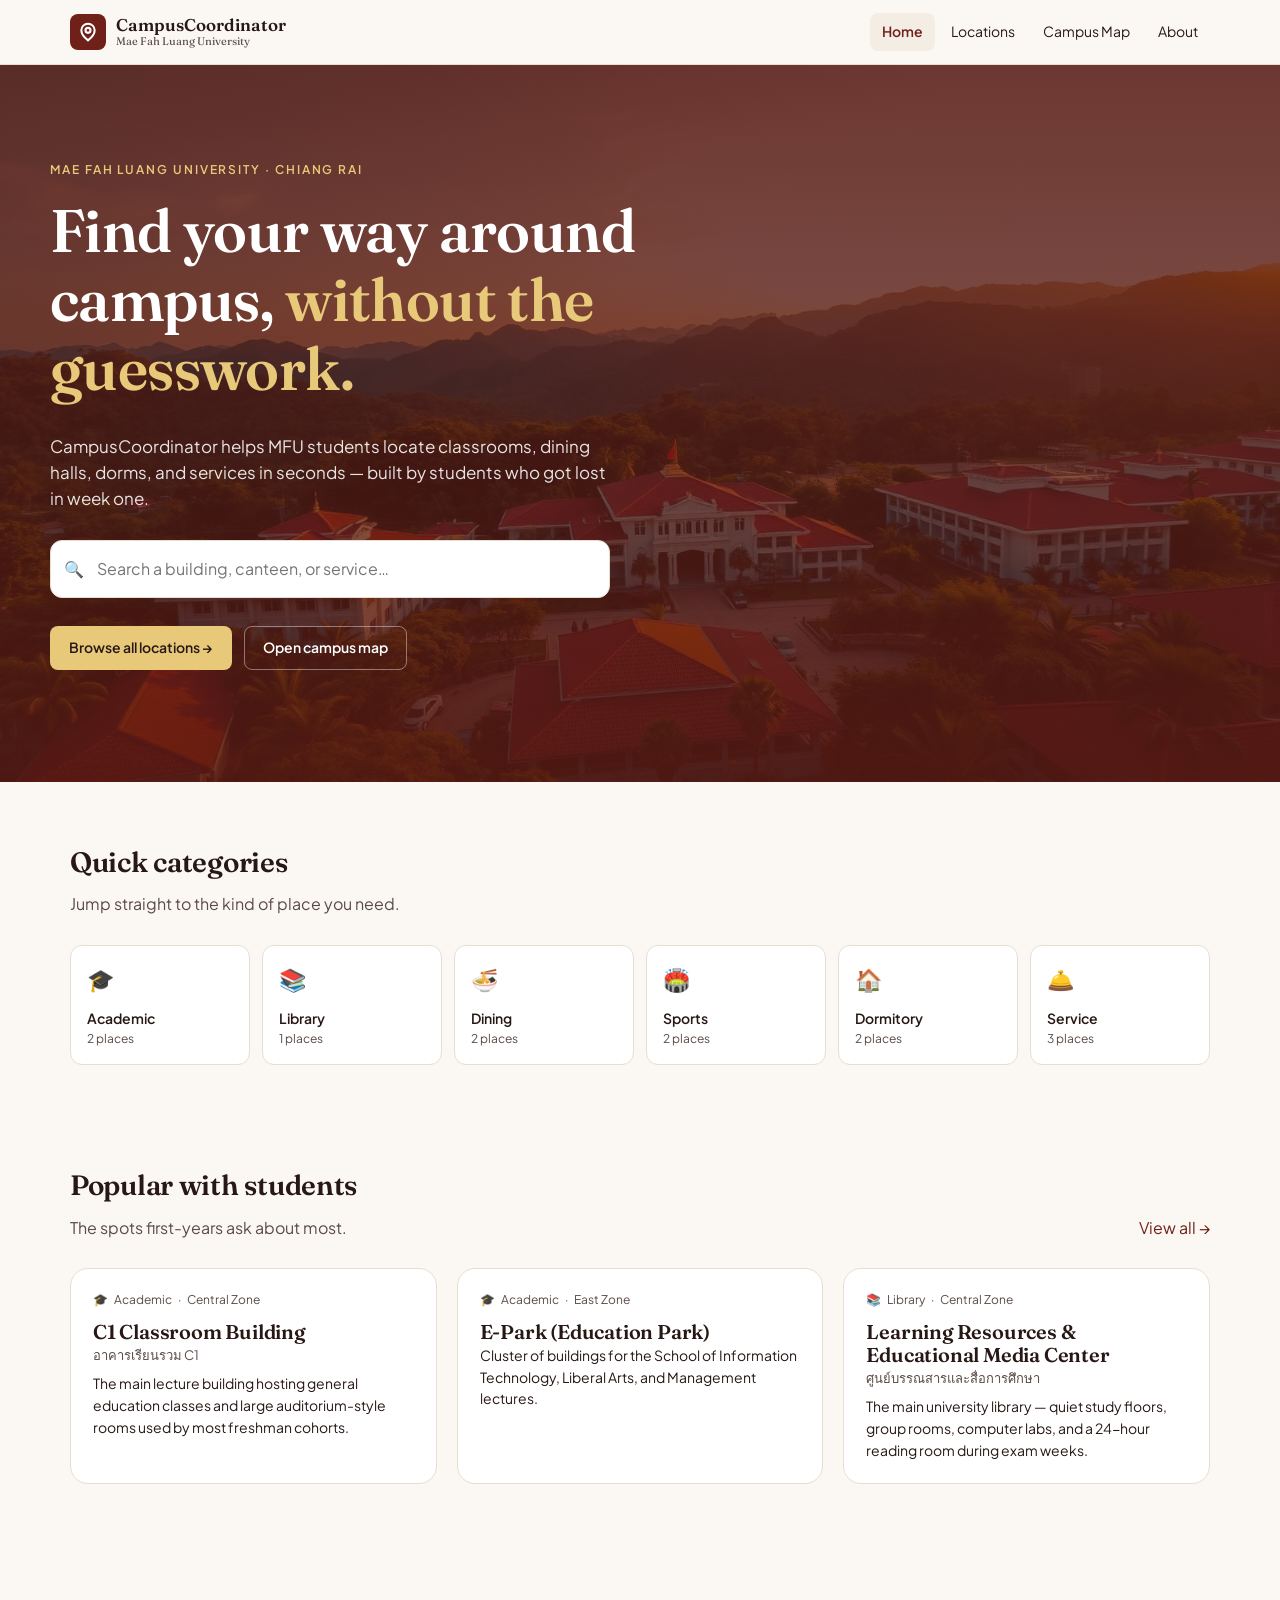
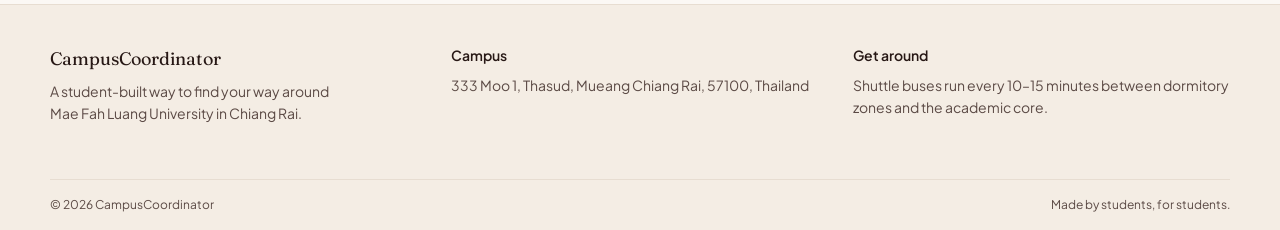
<file: index.html>
<!doctype html>
<html lang="en">
<head>
  <meta charset="utf-8" />
  <meta name="viewport" content="width=device-width, initial-scale=1" />
  <title>CampusCoordinator — Mae Fah Luang University Navigator</title>
  <meta name="description" content="Find your way around Mae Fah Luang University. Search buildings, canteens, dorms, libraries, and services across the Chiang Rai campus." />

  <link rel="preconnect" href="https://fonts.googleapis.com" />
  <link rel="preconnect" href="https://fonts.gstatic.com" crossorigin />
  <link rel="stylesheet"
        href="https://fonts.googleapis.com/css2?family=Fraunces:opsz,wght@9..144,500;9..144,600;9..144,700&family=Plus+Jakarta+Sans:wght@400;500;600;700&display=swap" />

  <link rel="stylesheet" href="css/base.css" />
  <link rel="stylesheet" href="css/layout.css" />
  <link rel="stylesheet" href="css/components.css" />
</head>
<body>

<!-- ============== Header ============== -->
<header class="site-header">
  <div class="container bar">
    <a class="brand" href="index.html">
      <span class="logo"><svg viewBox="0 0 24 24" fill="none" stroke="currentColor" stroke-width="2.5" stroke-linecap="round" stroke-linejoin="round"><path d="M20 10c0 6-8 12-8 12s-8-6-8-12a8 8 0 0 1 16 0Z"/><circle cx="12" cy="10" r="3"/></svg></span>
      <span class="title">
        CampusCoordinator
        <span class="subtitle">Mae Fah Luang University</span>
      </span>
    </a>

    <nav class="nav">
      <a href="index.html">Home</a>
      <a href="locations.html">Locations</a>
      <a href="map.html">Campus Map</a>
      <a href="about.html">About</a>
    </nav>

    <button class="menu-toggle" aria-label="Toggle navigation">☰</button>
  </div>
</header>

<!-- ============== Hero ============== -->
<section class="hero">
  <div class="bg">
    <img src="assets/campus-hero.jpg" alt="Aerial view of Mae Fah Luang University campus" />
  </div>
  <div class="veil"></div>
  <div class="container inner">
    <p class="eyebrow" style="color: var(--gold-300)">Mae Fah Luang University · Chiang Rai</p>
    <h1>
      Find your way around campus,
      <span class="accent">without the guesswork.</span>
    </h1>
    <p class="lead">
      CampusCoordinator helps MFU students locate classrooms, dining halls,
      dorms, and services in seconds — built by students who got lost in
      week one.
    </p>

    <div class="search" style="max-width: 560px; margin-top: 28px;">
      <span class="icon">🔍</span>
      <input id="hero-search" type="text"
             placeholder="Search a building, canteen, or service…"
             autocomplete="off" />
      <div id="hero-results" class="search-results" style="display:none"></div>
    </div>

    <div class="actions">
      <a class="btn btn-gold" href="locations.html">Browse all locations →</a>
      <a class="btn btn-ghost" href="map.html">Open campus map</a>
    </div>
  </div>
</section>

<!-- ============== Categories ============== -->
<section class="section">
  <div class="container">
    <div class="section-head">
      <div>
        <h2 style="font-size: 28px">Quick categories</h2>
        <p class="muted" style="margin:0">Jump straight to the kind of place you need.</p>
      </div>
    </div>
    <div id="category-grid" class="category-grid"></div>
  </div>
</section>

<!-- ============== Featured ============== -->
<section class="section-tight">
  <div class="container">
    <div class="section-head">
      <div>
        <h2 style="font-size: 28px">Popular with students</h2>
        <p class="muted" style="margin:0">The spots first-years ask about most.</p>
      </div>
      <a href="locations.html">View all →</a>
    </div>
    <div id="featured-cards" class="cards"></div>
  </div>
</section>

<!-- ============== Footer ============== -->
<footer class="site-footer">
  <div class="container cols">
    <div>
      <p style="font-family: var(--font-display); font-size: 18px; margin:0">CampusCoordinator</p>
      <p class="muted" style="margin-top: 8px; max-width: 280px">
        A student-built way to find your way around Mae Fah Luang University in Chiang Rai.
      </p>
    </div>
    <div>
      <p style="font-weight: 600; margin:0">Campus</p>
      <p class="muted" style="margin-top: 8px">333 Moo 1, Thasud, Mueang Chiang Rai, 57100, Thailand</p>
    </div>
    <div>
      <p style="font-weight: 600; margin:0">Get around</p>
      <p class="muted" style="margin-top: 8px">Shuttle buses run every 10–15 minutes between dormitory zones and the academic core.</p>
    </div>
  </div>
  <div class="container meta">
    <span>© <span id="year"></span> CampusCoordinator</span>
    <span>Made by students, for students.</span>
  </div>
</footer>

<script>document.getElementById("year").textContent = new Date().getFullYear();</script>
<script src="js/data.js"></script>
<script src="js/main.js"></script>
<script src="js/search.js"></script>
</body>
</html>
</file>
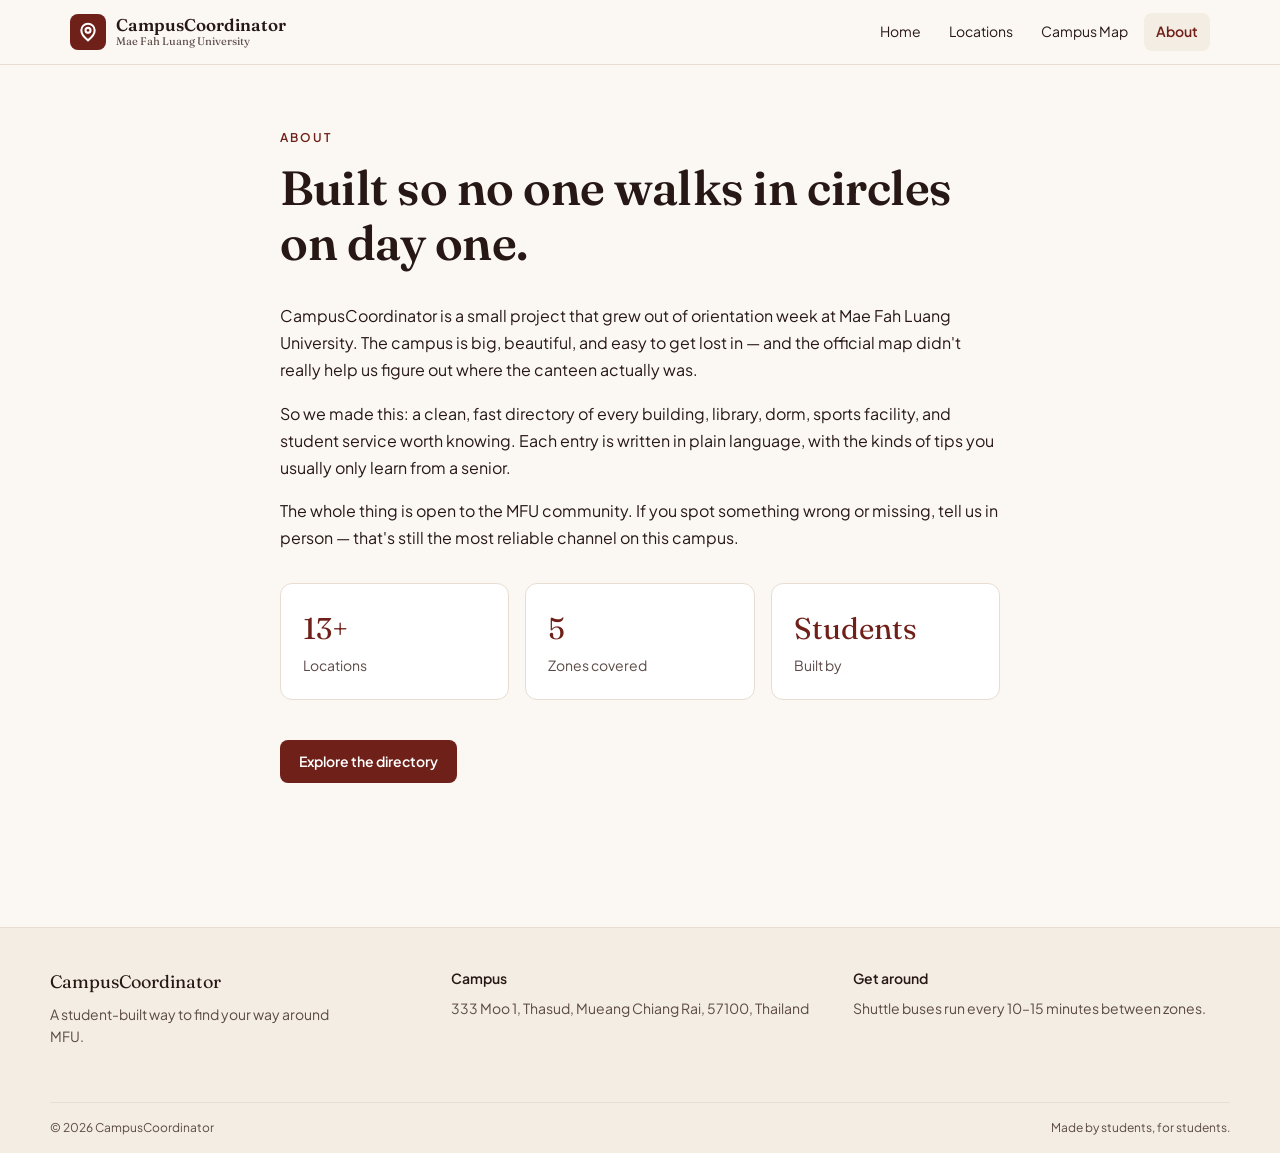
<file: about.html>
<!doctype html>
<html lang="en">
<head>
  <meta charset="utf-8" />
  <meta name="viewport" content="width=device-width, initial-scale=1" />
  <title>About — CampusCoordinator</title>
  <meta name="description" content="About CampusCoordinator — a student-built campus navigator for Mae Fah Luang University." />

  <link rel="preconnect" href="https://fonts.googleapis.com" />
  <link rel="preconnect" href="https://fonts.gstatic.com" crossorigin />
  <link rel="stylesheet"
        href="https://fonts.googleapis.com/css2?family=Fraunces:opsz,wght@9..144,500;9..144,600;9..144,700&family=Plus+Jakarta+Sans:wght@400;500;600;700&display=swap" />

  <link rel="stylesheet" href="css/base.css" />
  <link rel="stylesheet" href="css/layout.css" />
  <link rel="stylesheet" href="css/components.css" />
</head>
<body>

<header class="site-header">
  <div class="container bar">
    <a class="brand" href="index.html">
      <span class="logo"><svg viewBox="0 0 24 24" fill="none" stroke="currentColor" stroke-width="2.5" stroke-linecap="round" stroke-linejoin="round"><path d="M20 10c0 6-8 12-8 12s-8-6-8-12a8 8 0 0 1 16 0Z"/><circle cx="12" cy="10" r="3"/></svg></span>
      <span class="title">CampusCoordinator
        <span class="subtitle">Mae Fah Luang University</span>
      </span>
    </a>
    <nav class="nav">
      <a href="index.html">Home</a>
      <a href="locations.html">Locations</a>
      <a href="map.html">Campus Map</a>
      <a href="about.html">About</a>
    </nav>
    <button class="menu-toggle" aria-label="Toggle navigation">☰</button>
  </div>
</header>

<section class="section">
  <div class="container" style="max-width: 760px">
    <p class="eyebrow">About</p>
    <h1 style="font-size: clamp(1.75rem, 4.5vw, 3rem); margin-top: 8px">
      Built so no one walks in circles on day one.
    </h1>

    <div style="margin-top: 32px; line-height: 1.7">
      <p>
        CampusCoordinator is a small project that grew out of orientation week
        at Mae Fah Luang University. The campus is big, beautiful, and easy to
        get lost in — and the official map didn't really help us figure out
        where the canteen actually was.
      </p>
      <p>
        So we made this: a clean, fast directory of every building, library,
        dorm, sports facility, and student service worth knowing. Each entry is
        written in plain language, with the kinds of tips you usually only
        learn from a senior.
      </p>
      <p>
        The whole thing is open to the MFU community. If you spot something
        wrong or missing, tell us in person — that's still the most reliable
        channel on this campus.
      </p>
    </div>

    <div class="stats">
      <div class="stat"><div class="value">13+</div><div class="label">Locations</div></div>
      <div class="stat"><div class="value">5</div><div class="label">Zones covered</div></div>
      <div class="stat"><div class="value">Students</div><div class="label">Built by</div></div>
    </div>

    <div style="margin-top: 40px">
      <a class="btn btn-primary" href="locations.html">Explore the directory</a>
    </div>
  </div>
</section>

<footer class="site-footer">
  <div class="container cols">
    <div>
      <p style="font-family: var(--font-display); font-size: 18px; margin:0">CampusCoordinator</p>
      <p class="muted" style="margin-top: 8px; max-width: 280px">A student-built way to find your way around MFU.</p>
    </div>
    <div>
      <p style="font-weight: 600; margin:0">Campus</p>
      <p class="muted" style="margin-top: 8px">333 Moo 1, Thasud, Mueang Chiang Rai, 57100, Thailand</p>
    </div>
    <div>
      <p style="font-weight: 600; margin:0">Get around</p>
      <p class="muted" style="margin-top: 8px">Shuttle buses run every 10–15 minutes between zones.</p>
    </div>
  </div>
  <div class="container meta">
    <span>© <span id="year"></span> CampusCoordinator</span>
    <span>Made by students, for students.</span>
  </div>
</footer>

<script>document.getElementById("year").textContent = new Date().getFullYear();</script>
<script src="js/main.js"></script>
</body>
</html>
</file>
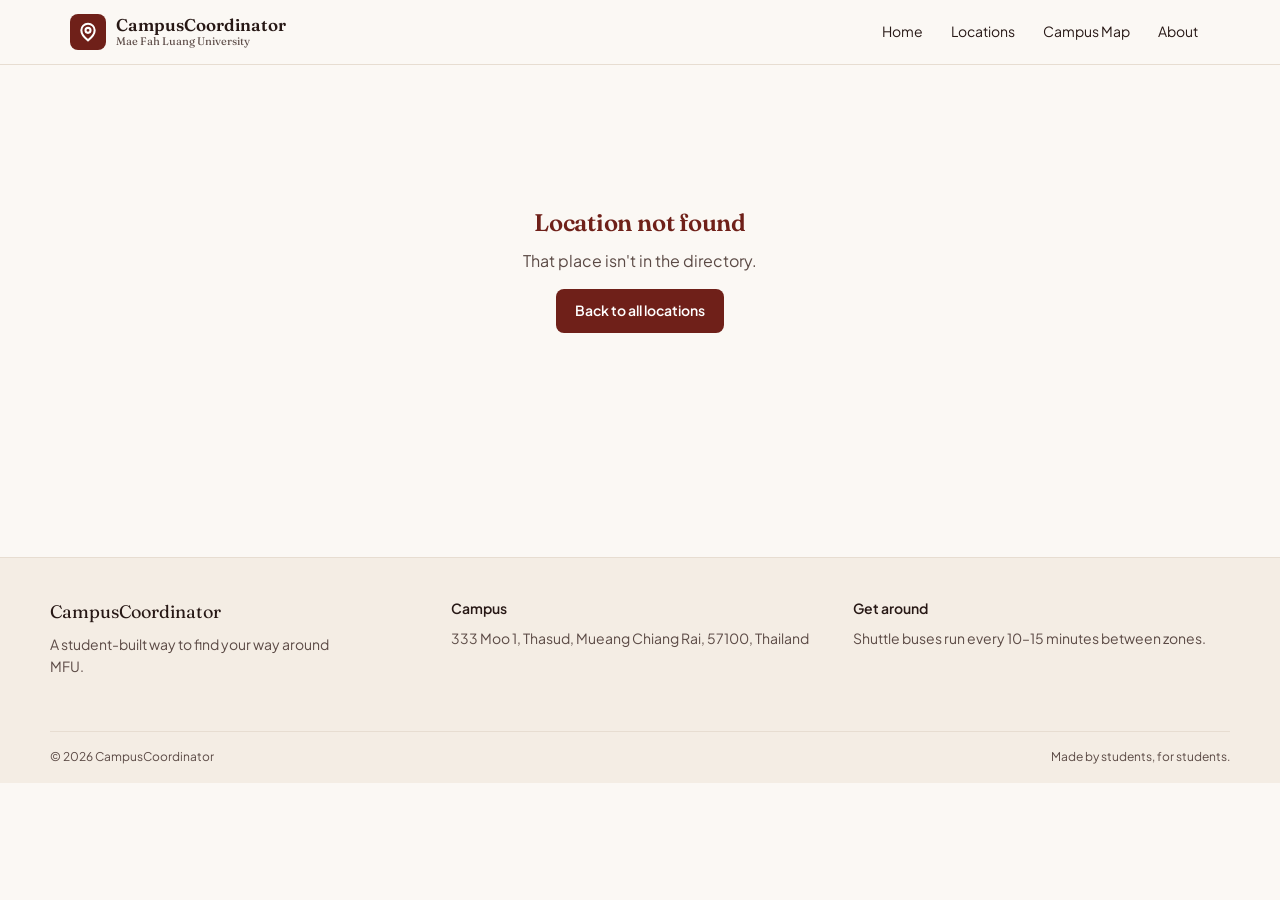
<file: location.html>
<!doctype html>
<html lang="en">
<head>
  <meta charset="utf-8" />
  <meta name="viewport" content="width=device-width, initial-scale=1" />
  <title>Location — CampusCoordinator</title>
  <meta name="description" content="Location details for a place on the Mae Fah Luang University campus." />

  <link rel="preconnect" href="https://fonts.googleapis.com" />
  <link rel="preconnect" href="https://fonts.gstatic.com" crossorigin />
  <link rel="stylesheet"
        href="https://fonts.googleapis.com/css2?family=Fraunces:opsz,wght@9..144,500;9..144,600;9..144,700&family=Plus+Jakarta+Sans:wght@400;500;600;700&display=swap" />

  <link rel="stylesheet" href="css/base.css" />
  <link rel="stylesheet" href="css/layout.css" />
  <link rel="stylesheet" href="css/components.css" />
</head>
<body>

<header class="site-header">
  <div class="container bar">
    <a class="brand" href="index.html">
      <span class="logo"><svg viewBox="0 0 24 24" fill="none" stroke="currentColor" stroke-width="2.5" stroke-linecap="round" stroke-linejoin="round"><path d="M20 10c0 6-8 12-8 12s-8-6-8-12a8 8 0 0 1 16 0Z"/><circle cx="12" cy="10" r="3"/></svg></span>
      <span class="title">CampusCoordinator
        <span class="subtitle">Mae Fah Luang University</span>
      </span>
    </a>
    <nav class="nav">
      <a href="index.html">Home</a>
      <a href="locations.html">Locations</a>
      <a href="map.html">Campus Map</a>
      <a href="about.html">About</a>
    </nav>
    <button class="menu-toggle" aria-label="Toggle navigation">☰</button>
  </div>
</header>

<article class="section">
  <div class="container" id="detail-root"></div>
</article>

<footer class="site-footer">
  <div class="container cols">
    <div>
      <p style="font-family: var(--font-display); font-size: 18px; margin:0">CampusCoordinator</p>
      <p class="muted" style="margin-top: 8px; max-width: 280px">A student-built way to find your way around MFU.</p>
    </div>
    <div>
      <p style="font-weight: 600; margin:0">Campus</p>
      <p class="muted" style="margin-top: 8px">333 Moo 1, Thasud, Mueang Chiang Rai, 57100, Thailand</p>
    </div>
    <div>
      <p style="font-weight: 600; margin:0">Get around</p>
      <p class="muted" style="margin-top: 8px">Shuttle buses run every 10–15 minutes between zones.</p>
    </div>
  </div>
  <div class="container meta">
    <span>© <span id="year"></span> CampusCoordinator</span>
    <span>Made by students, for students.</span>
  </div>
</footer>

<script>document.getElementById("year").textContent = new Date().getFullYear();</script>
<script src="js/data.js"></script>
<script src="js/main.js"></script>
<script src="js/location-detail.js"></script>
</body>
</html>
</file>
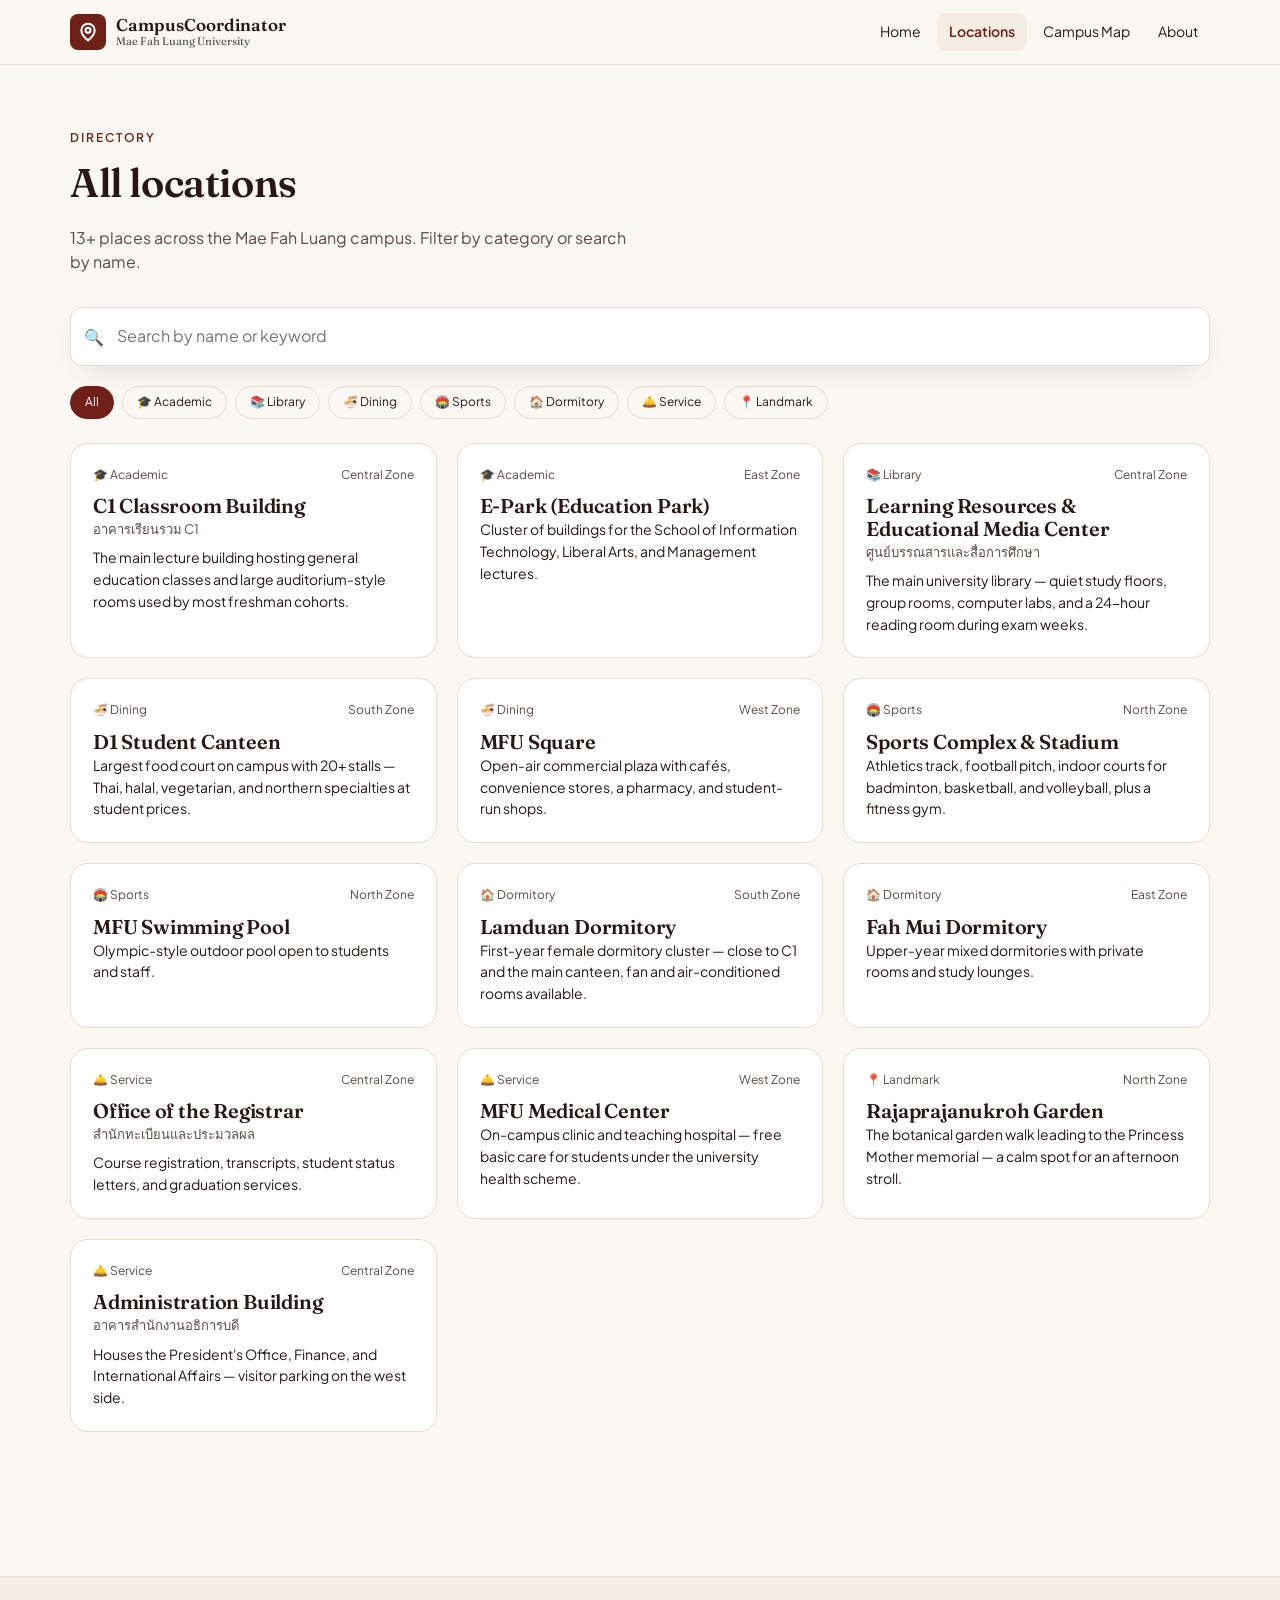
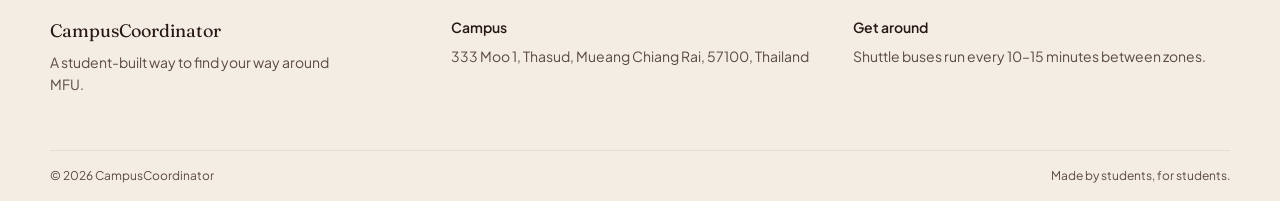
<file: locations.html>
<!doctype html>
<html lang="en">
<head>
  <meta charset="utf-8" />
  <meta name="viewport" content="width=device-width, initial-scale=1" />
  <title>All Campus Locations — CampusCoordinator</title>
  <meta name="description" content="Browse every building, dorm, canteen, library, and service on the MFU campus." />

  <link rel="preconnect" href="https://fonts.googleapis.com" />
  <link rel="preconnect" href="https://fonts.gstatic.com" crossorigin />
  <link rel="stylesheet"
        href="https://fonts.googleapis.com/css2?family=Fraunces:opsz,wght@9..144,500;9..144,600;9..144,700&family=Plus+Jakarta+Sans:wght@400;500;600;700&display=swap" />

  <link rel="stylesheet" href="css/base.css" />
  <link rel="stylesheet" href="css/layout.css" />
  <link rel="stylesheet" href="css/components.css" />
</head>
<body>

<header class="site-header">
  <div class="container bar">
    <a class="brand" href="index.html">
      <span class="logo"><svg viewBox="0 0 24 24" fill="none" stroke="currentColor" stroke-width="2.5" stroke-linecap="round" stroke-linejoin="round"><path d="M20 10c0 6-8 12-8 12s-8-6-8-12a8 8 0 0 1 16 0Z"/><circle cx="12" cy="10" r="3"/></svg></span>
      <span class="title">CampusCoordinator
        <span class="subtitle">Mae Fah Luang University</span>
      </span>
    </a>
    <nav class="nav">
      <a href="index.html">Home</a>
      <a href="locations.html">Locations</a>
      <a href="map.html">Campus Map</a>
      <a href="about.html">About</a>
    </nav>
    <button class="menu-toggle" aria-label="Toggle navigation">☰</button>
  </div>
</header>

<section class="section">
  <div class="container">
    <header style="margin-bottom: 32px">
      <p class="eyebrow">Directory</p>
      <h1 style="font-size: clamp(1.75rem, 4vw, 2.5rem); margin-top: 8px">All locations</h1>
      <p class="muted" style="max-width: 560px">
        13+ places across the Mae Fah Luang campus. Filter by category or search by name.
      </p>
    </header>

    <div class="search" style="margin-bottom: 20px">
      <span class="icon">🔍</span>
      <input id="loc-search" type="text" placeholder="Search by name or keyword" autocomplete="off" />
    </div>

    <div id="loc-chips" class="chips"></div>

    <div id="loc-empty" class="muted" style="display:none; text-align:center; padding: 48px 0">
      No locations match your search.
    </div>

    <div id="loc-list" class="cards"></div>
  </div>
</section>

<footer class="site-footer">
  <div class="container cols">
    <div>
      <p style="font-family: var(--font-display); font-size: 18px; margin:0">CampusCoordinator</p>
      <p class="muted" style="margin-top: 8px; max-width: 280px">A student-built way to find your way around MFU.</p>
    </div>
    <div>
      <p style="font-weight: 600; margin:0">Campus</p>
      <p class="muted" style="margin-top: 8px">333 Moo 1, Thasud, Mueang Chiang Rai, 57100, Thailand</p>
    </div>
    <div>
      <p style="font-weight: 600; margin:0">Get around</p>
      <p class="muted" style="margin-top: 8px">Shuttle buses run every 10–15 minutes between zones.</p>
    </div>
  </div>
  <div class="container meta">
    <span>© <span id="year"></span> CampusCoordinator</span>
    <span>Made by students, for students.</span>
  </div>
</footer>

<script>document.getElementById("year").textContent = new Date().getFullYear();</script>
<script src="js/data.js"></script>
<script src="js/main.js"></script>
<script src="js/locations.js"></script>
</body>
</html>
</file>
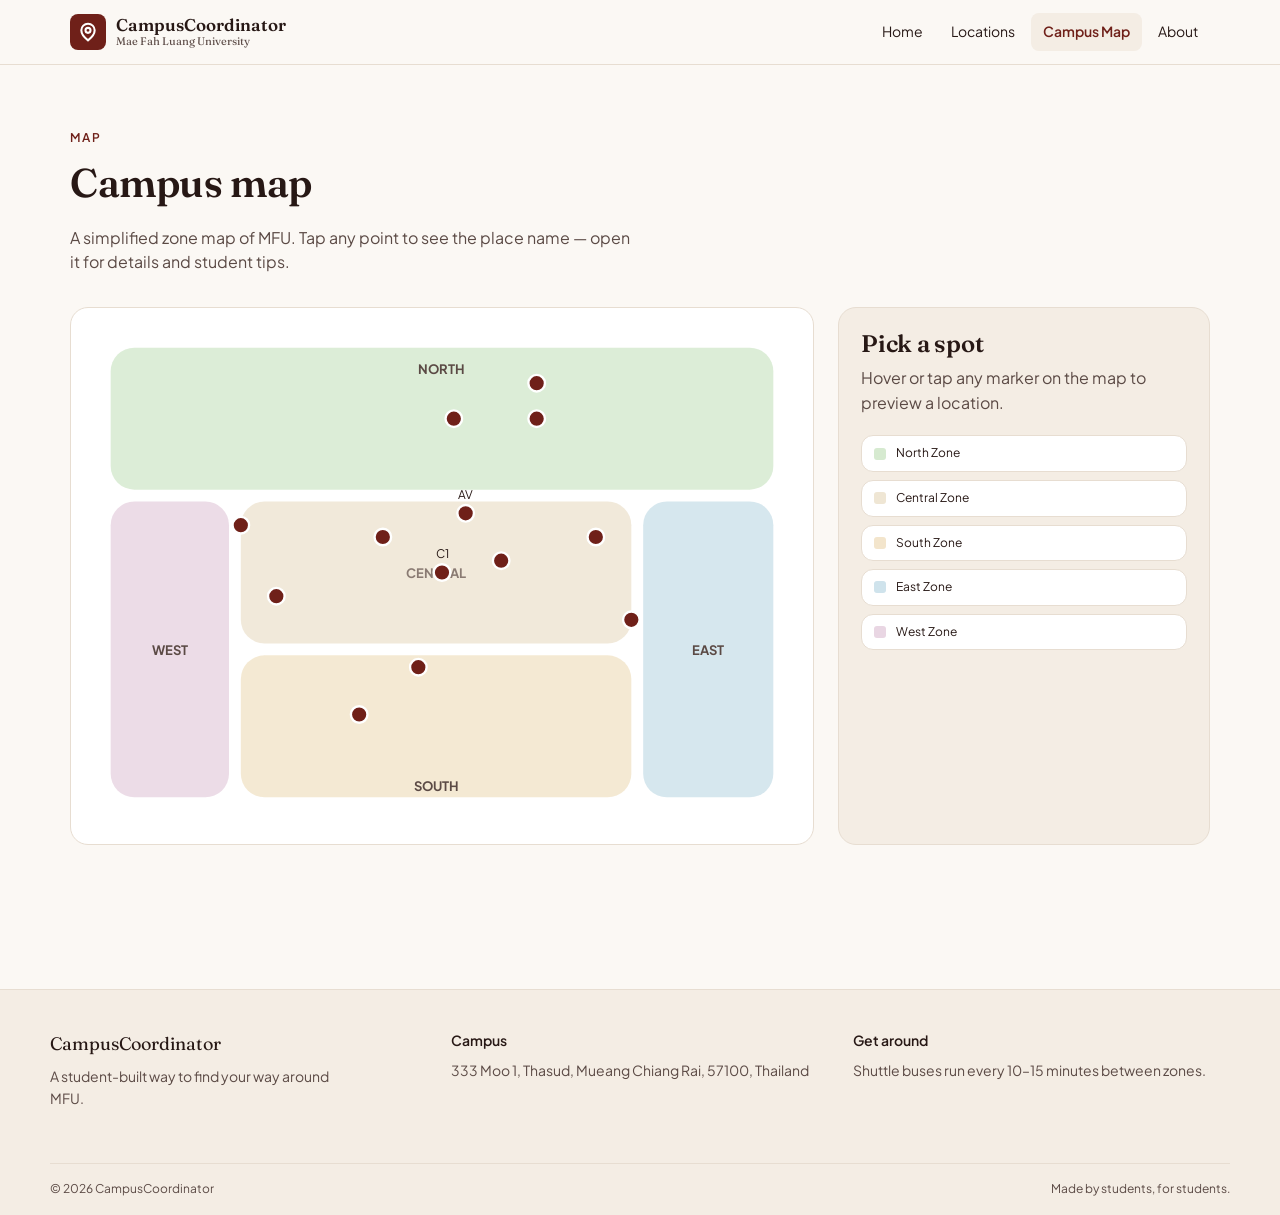
<file: map.html>
<!doctype html>
<html lang="en">
<head>
  <meta charset="utf-8" />
  <meta name="viewport" content="width=device-width, initial-scale=1" />
  <title>Campus Map — CampusCoordinator</title>
  <meta name="description" content="Interactive zone map of Mae Fah Luang University with every building, dorm, and service." />

  <link rel="preconnect" href="https://fonts.googleapis.com" />
  <link rel="preconnect" href="https://fonts.gstatic.com" crossorigin />
  <link rel="stylesheet"
        href="https://fonts.googleapis.com/css2?family=Fraunces:opsz,wght@9..144,500;9..144,600;9..144,700&family=Plus+Jakarta+Sans:wght@400;500;600;700&display=swap" />

  <link rel="stylesheet" href="css/base.css" />
  <link rel="stylesheet" href="css/layout.css" />
  <link rel="stylesheet" href="css/components.css" />
</head>
<body>

<header class="site-header">
  <div class="container bar">
    <a class="brand" href="index.html">
      <span class="logo"><svg viewBox="0 0 24 24" fill="none" stroke="currentColor" stroke-width="2.5" stroke-linecap="round" stroke-linejoin="round"><path d="M20 10c0 6-8 12-8 12s-8-6-8-12a8 8 0 0 1 16 0Z"/><circle cx="12" cy="10" r="3"/></svg></span>
      <span class="title">CampusCoordinator
        <span class="subtitle">Mae Fah Luang University</span>
      </span>
    </a>
    <nav class="nav">
      <a href="index.html">Home</a>
      <a href="locations.html">Locations</a>
      <a href="map.html">Campus Map</a>
      <a href="about.html">About</a>
    </nav>
    <button class="menu-toggle" aria-label="Toggle navigation">☰</button>
  </div>
</header>

<section class="section">
  <div class="container">
    <header style="margin-bottom: 32px">
      <p class="eyebrow">Map</p>
      <h1 style="font-size: clamp(1.75rem, 4vw, 2.5rem); margin-top: 8px">Campus map</h1>
      <p class="muted" style="max-width: 560px">
        A simplified zone map of MFU. Tap any point to see the place name — open it for details and student tips.
      </p>
    </header>

    <div class="map-grid">
      <div class="map-frame">
        <svg id="campus-map" viewBox="0 0 600 420" role="img"
             aria-label="MFU campus zone map"></svg>
      </div>

      <aside class="map-side" id="map-side">
        <h2 style="margin: 0">Pick a spot</h2>
        <p class="muted" style="margin-top: 8px">
          Hover or tap any marker on the map to preview a location.
        </p>
        <div style="margin-top: 20px; display: grid; gap: 8px; font-size: 12px">
          <div class="info-card" style="display:flex;align-items:center;gap:10px;padding:8px 12px">
            <span style="width:12px;height:12px;background:#d6ead0;border-radius:3px;display:inline-block"></span> North Zone
          </div>
          <div class="info-card" style="display:flex;align-items:center;gap:10px;padding:8px 12px">
            <span style="width:12px;height:12px;background:#efe6d4;border-radius:3px;display:inline-block"></span> Central Zone
          </div>
          <div class="info-card" style="display:flex;align-items:center;gap:10px;padding:8px 12px">
            <span style="width:12px;height:12px;background:#f3e5cc;border-radius:3px;display:inline-block"></span> South Zone
          </div>
          <div class="info-card" style="display:flex;align-items:center;gap:10px;padding:8px 12px">
            <span style="width:12px;height:12px;background:#cfe3ec;border-radius:3px;display:inline-block"></span> East Zone
          </div>
          <div class="info-card" style="display:flex;align-items:center;gap:10px;padding:8px 12px">
            <span style="width:12px;height:12px;background:#e9d6e3;border-radius:3px;display:inline-block"></span> West Zone
          </div>
        </div>
      </aside>
    </div>
  </div>
</section>

<footer class="site-footer">
  <div class="container cols">
    <div>
      <p style="font-family: var(--font-display); font-size: 18px; margin:0">CampusCoordinator</p>
      <p class="muted" style="margin-top: 8px; max-width: 280px">A student-built way to find your way around MFU.</p>
    </div>
    <div>
      <p style="font-weight: 600; margin:0">Campus</p>
      <p class="muted" style="margin-top: 8px">333 Moo 1, Thasud, Mueang Chiang Rai, 57100, Thailand</p>
    </div>
    <div>
      <p style="font-weight: 600; margin:0">Get around</p>
      <p class="muted" style="margin-top: 8px">Shuttle buses run every 10–15 minutes between zones.</p>
    </div>
  </div>
  <div class="container meta">
    <span>© <span id="year"></span> CampusCoordinator</span>
    <span>Made by students, for students.</span>
  </div>
</footer>

<script>document.getElementById("year").textContent = new Date().getFullYear();</script>
<script src="js/data.js"></script>
<script src="js/main.js"></script>
<script src="js/map.js"></script>
</body>
</html>
</file>
<file: css/base.css>
/* Design tokens + element resets.
   Kept separate so the palette is easy to find when tweaking the brand. */

:root {
  --maroon-50:  #fbf4f3;
  --maroon-100: #f3dedb;
  --maroon-500: #8a2b22;
  --maroon-600: #6f2019;
  --maroon-700: #571912;
  --gold-300:   #e8c97a;
  --gold-400:   #d9b25c;

  --ink:        #271815;
  --ink-soft:   #5b4a45;
  --paper:      #fbf8f4;
  --paper-2:    #f4ede4;
  --line:       #e7ddd1;
  --card:       #ffffff;

  --radius-sm: 6px;
  --radius:    12px;
  --radius-lg: 18px;

  --shadow-sm: 0 1px 2px rgba(40, 20, 15, 0.06);
  --shadow-md: 0 10px 30px -12px rgba(60, 25, 20, 0.18);

  --container: 1180px;

  --font-display: "Fraunces", Georgia, "Times New Roman", serif;
  --font-sans:    "Plus Jakarta Sans", -apple-system, BlinkMacSystemFont,
                  "Segoe UI", Roboto, "Helvetica Neue", Arial, sans-serif;
}

*,
*::before,
*::after {
  box-sizing: border-box;
}

html {
  -webkit-text-size-adjust: 100%;
  -webkit-font-smoothing: antialiased;
  text-rendering: optimizeLegibility;
}

body {
  margin: 0;
  font-family: var(--font-sans);
  font-size: 16px;
  line-height: 1.55;
  color: var(--ink);
  background: var(--paper);
}

h1, h2, h3, h4 {
  font-family: var(--font-display);
  font-weight: 600;
  letter-spacing: -0.01em;
  margin: 0 0 0.5em;
  line-height: 1.15;
}

p { margin: 0 0 1em; }
a { color: var(--maroon-600); text-decoration: none; }
a:hover { text-decoration: underline; }

img { max-width: 100%; height: auto; display: block; }

button {
  font: inherit;
  cursor: pointer;
}

input, select, textarea {
  font: inherit;
  color: inherit;
}

.container {
  max-width: var(--container);
  margin-inline: auto;
  padding-inline: 20px;
}

.sr-only {
  position: absolute;
  width: 1px; height: 1px;
  padding: 0; margin: -1px;
  overflow: hidden;
  clip: rect(0, 0, 0, 0);
  white-space: nowrap;
  border: 0;
}

/* Tiny utility used in a few spots */
.muted { color: var(--ink-soft); }
.eyebrow {
  font-size: 12px;
  letter-spacing: 0.16em;
  text-transform: uppercase;
  color: var(--maroon-600);
  font-weight: 600;
}
</file>
<file: css/layout.css>
/* Page-level layout: header, footer, hero, section spacing. */

.site-header {
  position: sticky;
  top: 0;
  z-index: 30;
  background: rgba(251, 248, 244, 0.9);
  backdrop-filter: saturate(140%) blur(8px);
  border-bottom: 1px solid var(--line);
}

.site-header .bar {
  display: flex;
  align-items: center;
  justify-content: space-between;
  height: 64px;
}

.brand {
  display: flex;
  align-items: center;
  gap: 10px;
  color: var(--ink);
}
.brand:hover { text-decoration: none; }

.brand .logo {
  width: 36px; height: 36px;
  display: grid; place-items: center;
  background: var(--maroon-600);
  color: #fff;
  border-radius: 8px;
}
.brand .logo svg {
  width: 20px; height: 20px;
}

.brand .title {
  font-family: var(--font-display);
  font-weight: 600;
  font-size: 17px;
  line-height: 1.05;
}

.brand .subtitle {
  display: block;
  font-size: 11px;
  color: var(--ink-soft);
  margin-top: 2px;
  font-weight: 400;
}

.nav {
  display: flex;
  align-items: center;
  gap: 4px;
}
.nav a {
  color: var(--ink);
  padding: 8px 12px;
  border-radius: 8px;
  font-size: 14px;
}
.nav a:hover { background: var(--paper-2); text-decoration: none; }
.nav a.is-active { color: var(--maroon-600); background: var(--paper-2); font-weight: 600; }

.menu-toggle {
  display: none;
  background: none;
  border: 0;
  padding: 8px;
  border-radius: 8px;
}
.menu-toggle:hover { background: var(--paper-2); }

@media (max-width: 760px) {
  .nav { display: none; }
  .menu-toggle { display: inline-flex; }
  .site-header.menu-open .nav {
    display: flex;
    flex-direction: column;
    align-items: stretch;
    gap: 0;
    padding: 8px 20px 16px;
    border-top: 1px solid var(--line);
    background: var(--paper);
  }
  .site-header.menu-open .nav a { padding: 12px 8px; }
}

/* Hero */
.hero {
  position: relative;
  isolation: isolate;
  color: #fff;
  overflow: hidden;
}
.hero .bg {
  position: absolute; inset: 0; z-index: -2;
}
.hero .bg img {
  width: 100%; height: 100%; object-fit: cover;
}
.hero .veil {
  position: absolute; inset: 0; z-index: -1;
  background: linear-gradient(180deg,
    rgba(87, 25, 18, 0.86) 0%,
    rgba(87, 25, 18, 0.72) 60%,
    rgba(87, 25, 18, 0.88) 100%);
}
.hero .inner {
  padding: 96px 0 112px;
}
.hero h1 {
  font-size: clamp(2.25rem, 5vw, 3.75rem);
  max-width: 720px;
  margin-top: 16px;
}
.hero h1 .accent { color: var(--gold-300); }
.hero p.lead {
  max-width: 560px;
  font-size: 17px;
  color: rgba(255, 255, 255, 0.88);
}
.hero .actions {
  margin-top: 28px;
  display: flex;
  flex-wrap: wrap;
  gap: 12px;
}

/* Section spacing */
.section { padding: 64px 0; }
.section-tight { padding: 40px 0; }

.section-head {
  display: flex;
  align-items: end;
  justify-content: space-between;
  gap: 16px;
  margin-bottom: 28px;
}

.site-footer {
  margin-top: 80px;
  border-top: 1px solid var(--line);
  background: var(--paper-2);
}
.site-footer .cols {
  display: grid;
  gap: 24px;
  grid-template-columns: repeat(3, minmax(0, 1fr));
  padding: 40px 0;
  font-size: 14px;
}
.site-footer .meta {
  border-top: 1px solid var(--line);
  display: flex;
  justify-content: space-between;
  padding: 16px 0;
  font-size: 12px;
  color: var(--ink-soft);
}
@media (max-width: 720px) {
  .site-footer .cols { grid-template-columns: 1fr; }
  .site-footer .meta { flex-direction: column; gap: 4px; }
}
</file>
<file: css/components.css>
/* Reusable components: buttons, cards, search, chips, info blocks. */

.btn {
  display: inline-flex;
  align-items: center;
  gap: 8px;
  padding: 10px 18px;
  border-radius: 8px;
  font-size: 14px;
  font-weight: 600;
  border: 1px solid transparent;
  transition: opacity .15s ease, transform .15s ease, background .15s ease;
}
.btn:hover { text-decoration: none; }
.btn-primary {
  background: var(--maroon-600);
  color: #fff;
}
.btn-primary:hover { background: var(--maroon-700); }
.btn-gold {
  background: var(--gold-300);
  color: var(--ink);
}
.btn-gold:hover { background: var(--gold-400); }
.btn-ghost {
  background: transparent;
  color: #fff;
  border-color: rgba(255,255,255,0.4);
}
.btn-ghost:hover { background: rgba(255,255,255,0.1); }
.btn-outline {
  background: transparent;
  color: var(--ink);
  border-color: var(--line);
}
.btn-outline:hover { background: var(--paper-2); }

/* Search box (hero + listing) */
.search {
  position: relative;
}
.search input {
  width: 100%;
  background: #fff;
  color: var(--ink);
  border: 1px solid var(--line);
  border-radius: 12px;
  padding: 16px 16px 16px 46px;
  box-shadow: var(--shadow-md);
  outline: none;
}
.search input:focus { border-color: var(--gold-400); }
.search .icon {
  position: absolute;
  left: 14px; top: 50%;
  transform: translateY(-50%);
  color: var(--ink-soft);
}
.search-results {
  position: absolute;
  top: calc(100% + 8px);
  left: 0; right: 0;
  background: #fff;
  border: 1px solid var(--line);
  border-radius: 12px;
  box-shadow: var(--shadow-md);
  overflow: hidden;
  z-index: 5;
}
.search-results a {
  display: flex;
  gap: 10px;
  padding: 12px 16px;
  color: var(--ink);
}
.search-results a:hover { background: var(--paper-2); text-decoration: none; }
.search-results .name { font-size: 14px; font-weight: 600; }
.search-results .sub { font-size: 12px; color: var(--ink-soft); }

/* Category tiles */
.category-grid {
  display: grid;
  gap: 12px;
  grid-template-columns: repeat(6, minmax(0, 1fr));
}
@media (max-width: 960px) { .category-grid { grid-template-columns: repeat(3, 1fr); } }
@media (max-width: 520px) { .category-grid { grid-template-columns: repeat(2, 1fr); } }
.category-tile {
  background: var(--card);
  border: 1px solid var(--line);
  border-radius: var(--radius);
  padding: 16px;
  color: var(--ink);
  transition: border-color .15s, box-shadow .15s, transform .15s;
}
.category-tile:hover {
  border-color: var(--maroon-500);
  box-shadow: var(--shadow-sm);
  text-decoration: none;
  transform: translateY(-1px);
}
.category-tile .emoji { font-size: 22px; }
.category-tile .label {
  margin-top: 12px;
  font-weight: 600;
  font-size: 14px;
}
.category-tile .count { font-size: 12px; color: var(--ink-soft); }

/* Location cards */
.cards {
  display: grid;
  gap: 20px;
  grid-template-columns: repeat(3, minmax(0, 1fr));
}
@media (max-width: 880px) { .cards { grid-template-columns: repeat(2, 1fr); } }
@media (max-width: 560px) { .cards { grid-template-columns: 1fr; } }

.card {
  display: block;
  background: var(--card);
  border: 1px solid var(--line);
  border-radius: var(--radius-lg);
  padding: 22px;
  color: var(--ink);
  transition: transform .15s ease, box-shadow .15s ease, border-color .15s ease;
}
.card:hover {
  text-decoration: none;
  transform: translateY(-2px);
  box-shadow: var(--shadow-md);
  border-color: var(--maroon-500);
}
.card .meta {
  display: flex;
  align-items: center;
  gap: 6px;
  font-size: 12px;
  color: var(--ink-soft);
}
.card h3 {
  font-size: 20px;
  margin-top: 10px;
  margin-bottom: 2px;
}
.card .thai {
  font-size: 13px;
  color: var(--ink-soft);
  margin-bottom: 8px;
}
.card .desc {
  font-size: 14px;
  color: var(--ink);
  margin: 0;
  display: -webkit-box;
  -webkit-line-clamp: 3;
  -webkit-box-orient: vertical;
  overflow: hidden;
}

/* Chips / filter bar */
.chips {
  display: flex;
  flex-wrap: wrap;
  gap: 8px;
  margin-bottom: 24px;
}
.chip {
  background: transparent;
  border: 1px solid var(--line);
  color: var(--ink);
  padding: 6px 14px;
  border-radius: 999px;
  font-size: 12px;
}
.chip:hover { background: var(--paper-2); }
.chip.is-active {
  background: var(--maroon-600);
  color: #fff;
  border-color: var(--maroon-600);
}

/* Info card grid on detail page */
.info-grid {
  display: grid;
  gap: 16px;
  grid-template-columns: repeat(3, minmax(0, 1fr));
}
@media (max-width: 700px) { .info-grid { grid-template-columns: 1fr; } }

.info-card {
  background: var(--card);
  border: 1px solid var(--line);
  border-radius: var(--radius);
  padding: 14px 16px;
}
.info-card .label {
  font-size: 11px;
  text-transform: uppercase;
  letter-spacing: 0.1em;
  color: var(--ink-soft);
}
.info-card .value {
  font-weight: 600;
  margin-top: 6px;
}

.tips {
  margin-top: 32px;
  background: var(--paper-2);
  border: 1px solid var(--line);
  border-radius: var(--radius-lg);
  padding: 22px;
}
.tips h3 {
  font-family: var(--font-sans);
  font-size: 14px;
  color: var(--maroon-600);
  margin: 0 0 10px;
}
.tips ul { margin: 0; padding-left: 18px; }
.tips li { margin-bottom: 4px; font-size: 14px; }

/* Pill tag */
.pill {
  display: inline-flex;
  align-items: center;
  gap: 6px;
  background: var(--paper-2);
  color: var(--ink);
  border-radius: 999px;
  padding: 4px 12px;
  font-size: 12px;
}

/* Map layout */
.map-grid {
  display: grid;
  gap: 24px;
  grid-template-columns: 2fr 1fr;
}
@media (max-width: 900px) { .map-grid { grid-template-columns: 1fr; } }

.map-frame {
  background: var(--card);
  border: 1px solid var(--line);
  border-radius: var(--radius-lg);
  padding: 16px;
}
.map-frame svg { width: 100%; height: auto; }

.map-side {
  background: var(--paper-2);
  border: 1px solid var(--line);
  border-radius: var(--radius-lg);
  padding: 22px;
}

/* Detail header */
.back-link {
  display: inline-flex;
  align-items: center;
  gap: 6px;
  font-size: 14px;
  color: var(--ink-soft);
}
.detail-head {
  padding-bottom: 32px;
  border-bottom: 1px solid var(--line);
  margin: 24px 0 32px;
}
.detail-head h1 {
  font-size: clamp(1.75rem, 4vw, 3rem);
  margin-top: 16px;
}
.detail-head .lead {
  font-size: 17px;
  max-width: 620px;
  color: var(--ink);
}

/* Stats grid on about */
.stats {
  display: grid;
  gap: 16px;
  grid-template-columns: repeat(3, 1fr);
  margin-top: 32px;
}
@media (max-width: 600px) { .stats { grid-template-columns: 1fr; } }
.stat {
  border: 1px solid var(--line);
  border-radius: var(--radius);
  padding: 22px;
  background: var(--card);
}
.stat .value {
  font-family: var(--font-display);
  font-size: 30px;
  color: var(--maroon-600);
}
.stat .label { font-size: 14px; color: var(--ink-soft); margin-top: 2px; }
</file>
